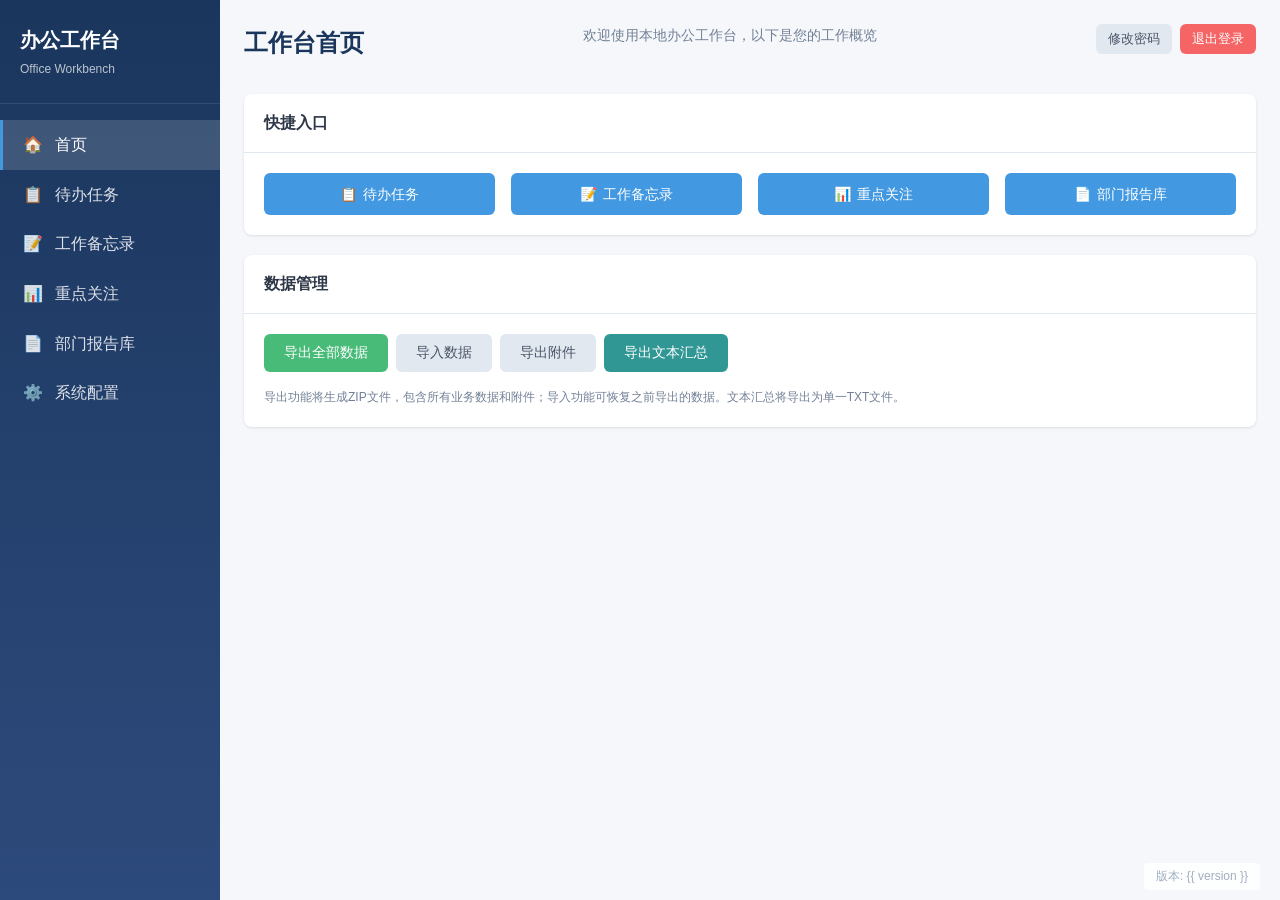
<file: templates/index.html>
<!DOCTYPE html>
<html lang="zh-CN">
<head>
    <meta charset="UTF-8">
    <meta name="viewport" content="width=device-width, initial-scale=1.0">
    <title>本地办公工作台 - 首页</title>
    <link rel="stylesheet" href="/static/css/style.css">
</head>
<body>
    <div class="app-container">
        <!-- 侧边栏 -->
        <aside class="sidebar">
            <div class="sidebar-header">
                <h1>办公工作台</h1>
                <p>Office Workbench</p>
            </div>
            <nav class="sidebar-nav">
                <a href="/" class="nav-item active">
                    <span class="nav-icon">🏠</span>
                    <span>首页</span>
                </a>
                <a href="/todo" class="nav-item">
                    <span class="nav-icon">📋</span>
                    <span>待办任务</span>
                </a>
                <a href="/memo" class="nav-item">
                    <span class="nav-icon">📝</span>
                    <span>工作备忘录</span>
                </a>
                <a href="/focus" class="nav-item">
                    <span class="nav-icon">📊</span>
                    <span>重点关注</span>
                </a>
                <a href="/report" class="nav-item">
                    <span class="nav-icon">📄</span>
                    <span>部门报告库</span>
                </a>
                <a href="/config" class="nav-item">
                    <span class="nav-icon">⚙️</span>
                    <span>系统配置</span>
                </a>
            </nav>
        </aside>
        
        <!-- 主内容区 -->
        <main class="main-content">
            <div class="page-header">
                <h1 class="page-title">工作台首页</h1>
                <p class="page-desc">欢迎使用本地办公工作台，以下是您的工作概览</p>
                <div class="header-actions">
                    <button class="btn btn-secondary btn-sm" onclick="openChangePasswordModal()">修改密码</button>
                    <button class="btn btn-danger btn-sm" onclick="logout()">退出登录</button>
                </div>
            </div>
            
            <!-- 即将到期任务提醒 -->
            <div id="upcomingTasks"></div>
            
            <!-- 快捷入口 -->
            <div class="card">
                <div class="card-header">
                    <h2 class="card-title">快捷入口</h2>
                </div>
                <div class="card-body">
                    <div style="display: grid; grid-template-columns: repeat(auto-fit, minmax(150px, 1fr)); gap: 16px;">
                        <a href="/todo" class="btn btn-primary" style="text-decoration: none;">
                            <span>📋</span> 待办任务
                        </a>
                        <a href="/memo" class="btn btn-primary" style="text-decoration: none;">
                            <span>📝</span> 工作备忘录
                        </a>
                        <a href="/focus" class="btn btn-primary" style="text-decoration: none;">
                            <span>📊</span> 重点关注
                        </a>
                        <a href="/report" class="btn btn-primary" style="text-decoration: none;">
                            <span>📄</span> 部门报告库
                        </a>
                    </div>
                </div>
            </div>
            
            <!-- 数据管理 -->
            <div class="card">
                <div class="card-header">
                    <h2 class="card-title">数据管理</h2>
                </div>
                <div class="card-body">
                    <div class="btn-group">
                        <button class="btn btn-success" onclick="exportAllData()">导出全部数据</button>
                        <button class="btn btn-secondary" onclick="importData()">导入数据</button>
                        <button class="btn btn-secondary" onclick="exportAttachments()">导出附件</button>
                        <button class="btn btn-info" onclick="exportTextSummary()">导出文本汇总</button>
                    </div>
                    <p class="text-muted mt-2" style="font-size: 12px;">
                        导出功能将生成ZIP文件，包含所有业务数据和附件；导入功能可恢复之前导出的数据。文本汇总将导出为单一TXT文件。
                    </p>
                </div>
            </div>
        </main>
    </div>
    
    <!-- 版本号 -->
    <div class="version-footer">
        <span>版本: {{ version }}</span>
    </div>
    
    <!-- 修改密码模态框 -->
    <div class="modal-overlay" id="changePasswordModal">
        <div class="modal">
            <div class="modal-header">
                <h3>修改密码</h3>
                <button class="modal-close" onclick="closeModal('changePasswordModal')">×</button>
            </div>
            <div class="modal-body">
                <form onsubmit="handleChangePassword(event)">
                    <div class="form-group">
                        <label>原密码</label>
                        <input type="password" id="oldPassword" required>
                    </div>
                    <div class="form-group">
                        <label>新密码</label>
                        <input type="password" id="newPassword" required>
                    </div>
                    <div class="form-group">
                        <label>确认新密码</label>
                        <input type="password" id="confirmPassword" required>
                    </div>
                    <div class="btn-group mt-4">
                        <button type="submit" class="btn btn-primary">确认修改</button>
                        <button type="button" class="btn btn-secondary" onclick="closeModal('changePasswordModal')">取消</button>
                    </div>
                </form>
            </div>
        </div>
    </div>
    
    <!-- 任务详情模态框 -->
    <div class="modal-overlay" id="taskDetailModal">
        <div class="modal" style="max-width: 700px;">
            <div class="modal-header">
                <h3 id="taskDetailTitle">任务详情</h3>
                <button class="modal-close" onclick="closeModal('taskDetailModal')">×</button>
            </div>
            <div class="modal-body" id="taskDetailBody"></div>
            <div class="modal-footer">
                <button class="btn btn-secondary" onclick="closeModal('taskDetailModal')">关闭</button>
                <button class="btn btn-primary" id="editTaskBtn">编辑任务</button>
            </div>
        </div>
    </div>
    
    <script src="/static/js/app.js"></script>
</body>
</html>
</file>
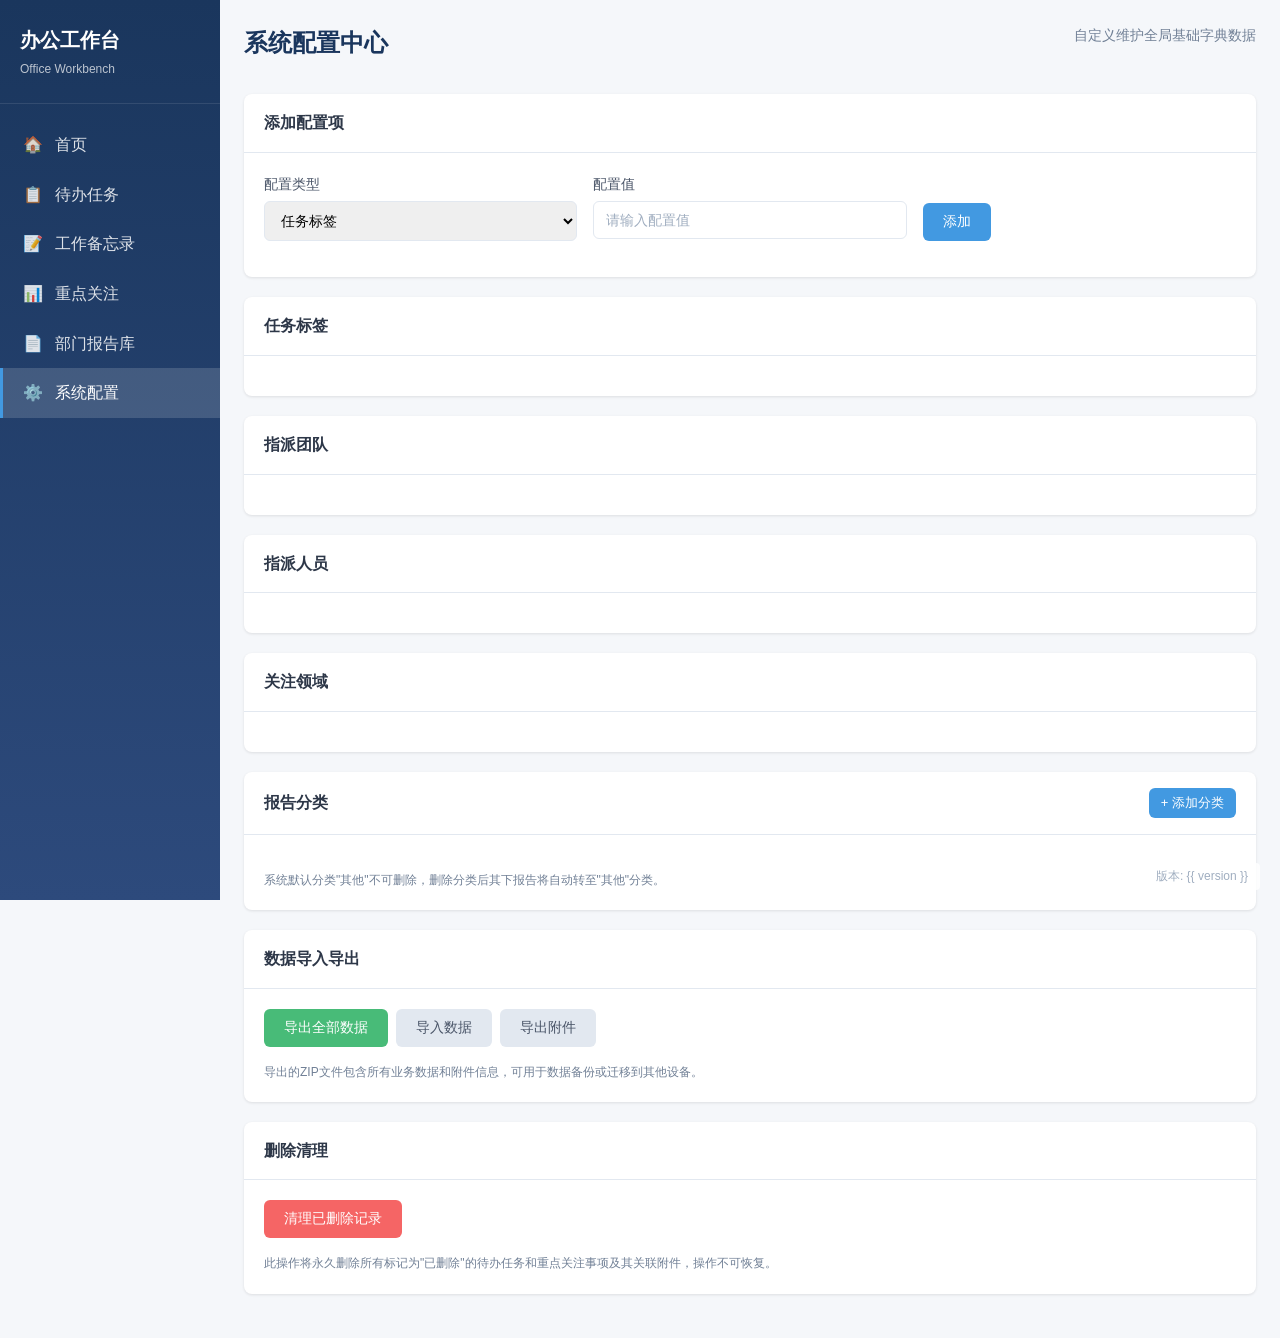
<file: templates/config.html>
<!DOCTYPE html>
<html lang="zh-CN">
<head>
    <meta charset="UTF-8">
    <meta name="viewport" content="width=device-width, initial-scale=1.0">
    <title>本地办公工作台 - 系统配置</title>
    <link rel="stylesheet" href="/static/css/style.css">
</head>
<body>
    <div class="app-container">
        <!-- 侧边栏 -->
        <aside class="sidebar">
            <div class="sidebar-header">
                <h1>办公工作台</h1>
                <p>Office Workbench</p>
            </div>
            <nav class="sidebar-nav">
                <a href="/" class="nav-item">
                    <span class="nav-icon">🏠</span>
                    <span>首页</span>
                </a>
                <a href="/todo" class="nav-item">
                    <span class="nav-icon">📋</span>
                    <span>待办任务</span>
                </a>
                <a href="/memo" class="nav-item">
                    <span class="nav-icon">📝</span>
                    <span>工作备忘录</span>
                </a>
                <a href="/focus" class="nav-item">
                    <span class="nav-icon">📊</span>
                    <span>重点关注</span>
                </a>
                <a href="/report" class="nav-item">
                    <span class="nav-icon">📄</span>
                    <span>部门报告库</span>
                </a>
                <a href="/config" class="nav-item active">
                    <span class="nav-icon">⚙️</span>
                    <span>系统配置</span>
                </a>
            </nav>
        </aside>
        
        <!-- 主内容区 -->
        <main class="main-content">
            <div class="page-header">
                <h1 class="page-title">系统配置中心</h1>
                <p class="page-desc">自定义维护全局基础字典数据</p>
            </div>
            
            <!-- 添加配置 -->
            <div class="card">
                <div class="card-header">
                    <h2 class="card-title">添加配置项</h2>
                </div>
                <div class="card-body">
                    <form id="configForm">
                        <div class="form-row">
                            <div class="form-group">
                                <label class="form-label">配置类型</label>
                                <select id="configType" class="form-control">
                                    <option value="task_tag">任务标签</option>
                                    <option value="team">指派团队</option>
                                    <option value="person">指派人员</option>
                                    <option value="focus_area">关注领域</option>
                                </select>
                            </div>
                            <div class="form-group">
                                <label class="form-label">配置值</label>
                                <input type="text" id="configValue" class="form-control" placeholder="请输入配置值" required>
                            </div>
                            <div class="form-group" style="display: flex; align-items: flex-end;">
                                <button type="submit" class="btn btn-primary">添加</button>
                            </div>
                        </div>
                    </form>
                </div>
            </div>
            
            <!-- 任务标签配置 -->
            <div class="card">
                <div class="card-header">
                    <h2 class="card-title">任务标签</h2>
                </div>
                <div class="card-body">
                    <div id="config-task_tag"></div>
                </div>
            </div>
            
            <!-- 指派团队配置 -->
            <div class="card">
                <div class="card-header">
                    <h2 class="card-title">指派团队</h2>
                </div>
                <div class="card-body">
                    <div id="config-team"></div>
                </div>
            </div>
            
            <!-- 指派人员配置 -->
            <div class="card">
                <div class="card-header">
                    <h2 class="card-title">指派人员</h2>
                </div>
                <div class="card-body">
                    <div id="config-person"></div>
                </div>
            </div>
            
            <!-- 关注领域配置 -->
            <div class="card">
                <div class="card-header">
                    <h2 class="card-title">关注领域</h2>
                </div>
                <div class="card-body">
                    <div id="config-focus_area"></div>
                </div>
            </div>
            
            <!-- 报告分类配置 -->
            <div class="card">
                <div class="card-header">
                    <h2 class="card-title">报告分类</h2>
                    <button class="btn btn-primary btn-sm" onclick="ConfigModule.addReportCategory()">+ 添加分类</button>
                </div>
                <div class="card-body">
                    <div id="config-report_category"></div>
                    <p class="text-muted mt-2" style="font-size: 12px;">
                        系统默认分类"其他"不可删除，删除分类后其下报告将自动转至"其他"分类。
                    </p>
                </div>
            </div>
            
            <!-- 数据管理 -->
            <div class="card">
                <div class="card-header">
                    <h2 class="card-title">数据导入导出</h2>
                </div>
                <div class="card-body">
                    <div class="btn-group">
                        <button class="btn btn-success" onclick="exportAllData()">导出全部数据</button>
                        <button class="btn btn-secondary" onclick="importData()">导入数据</button>
                        <button class="btn btn-secondary" onclick="exportAttachments()">导出附件</button>
                    </div>
                    <p class="text-muted mt-2" style="font-size: 12px;">
                        导出的ZIP文件包含所有业务数据和附件信息，可用于数据备份或迁移到其他设备。
                    </p>
                </div>
            </div>
            
            <!-- 删除清理 -->
            <div class="card">
                <div class="card-header">
                    <h2 class="card-title">删除清理</h2>
                </div>
                <div class="card-body">
                    <button class="btn btn-danger" onclick="ConfigModule.cleanupDeleted()">清理已删除记录</button>
                    <p class="text-muted mt-2" style="font-size: 12px;">
                        此操作将永久删除所有标记为"已删除"的待办任务和重点关注事项及其关联附件，操作不可恢复。
                    </p>
                </div>
            </div>
        </main>
    </div>
    
    <!-- 版本号 -->
    <div class="version-footer">
        <span>版本: {{ version }}</span>
    </div>
    
    <script src="/static/js/app.js"></script>
</body>
</html>
</file>
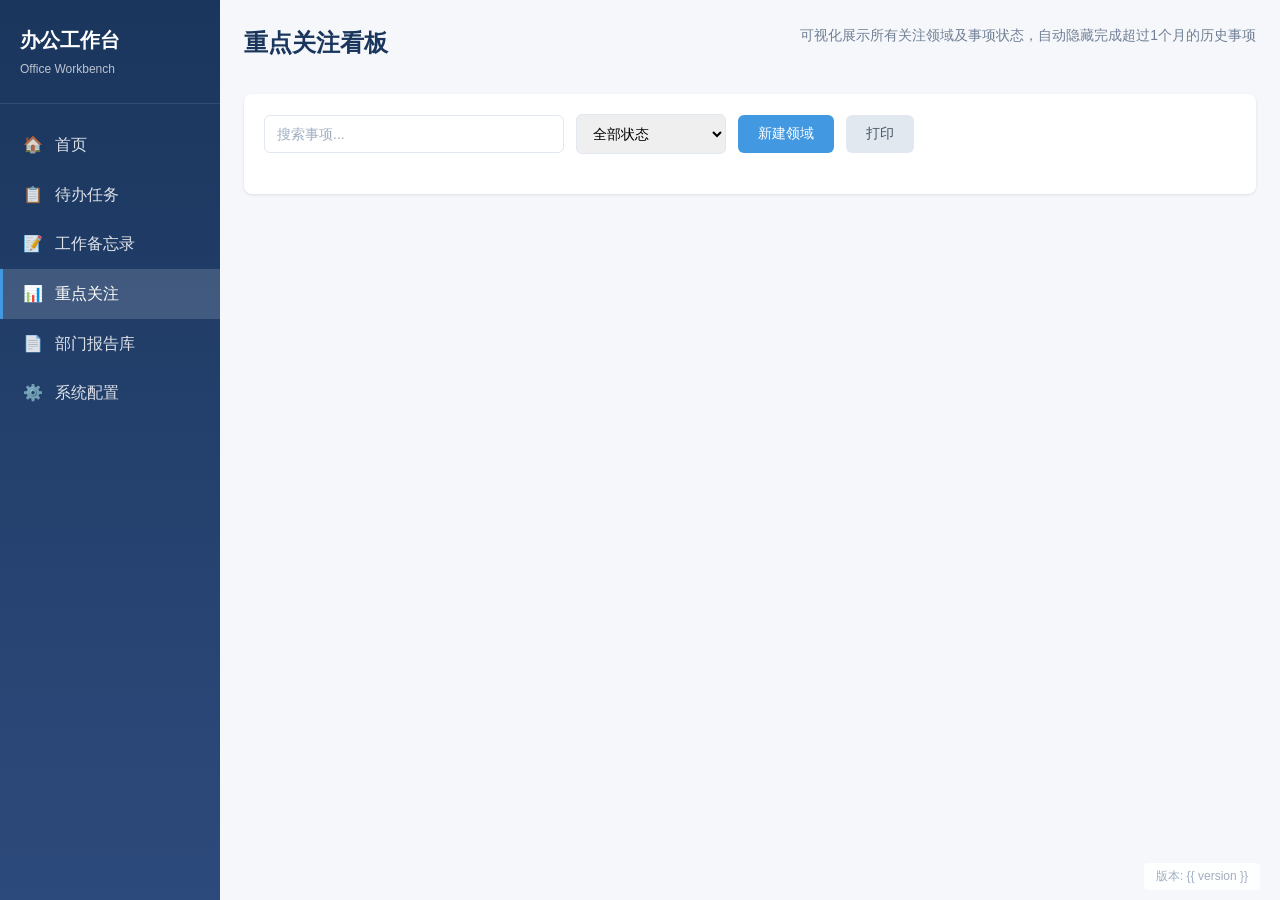
<file: templates/focus.html>
<!DOCTYPE html>
<html lang="zh-CN">
<head>
    <meta charset="UTF-8">
    <meta name="viewport" content="width=device-width, initial-scale=1.0">
    <title>本地办公工作台 - 重点关注看板</title>
    <link rel="stylesheet" href="/static/css/style.css">
</head>
<body>
    <div class="app-container">
        <!-- 侧边栏 -->
        <aside class="sidebar">
            <div class="sidebar-header">
                <h1>办公工作台</h1>
                <p>Office Workbench</p>
            </div>
            <nav class="sidebar-nav">
                <a href="/" class="nav-item">
                    <span class="nav-icon">🏠</span>
                    <span>首页</span>
                </a>
                <a href="/todo" class="nav-item">
                    <span class="nav-icon">📋</span>
                    <span>待办任务</span>
                </a>
                <a href="/memo" class="nav-item">
                    <span class="nav-icon">📝</span>
                    <span>工作备忘录</span>
                </a>
                <a href="/focus" class="nav-item active">
                    <span class="nav-icon">📊</span>
                    <span>重点关注</span>
                </a>
                <a href="/report" class="nav-item">
                    <span class="nav-icon">📄</span>
                    <span>部门报告库</span>
                </a>
                <a href="/config" class="nav-item">
                    <span class="nav-icon">⚙️</span>
                    <span>系统配置</span>
                </a>
            </nav>
        </aside>
        
        <!-- 主内容区 -->
        <main class="main-content">
            <div class="page-header">
                <h1 class="page-title">重点关注看板</h1>
                <p class="page-desc">可视化展示所有关注领域及事项状态，自动隐藏完成超过1个月的历史事项</p>
            </div>
            
            <!-- 搜索筛选栏 -->
            <div class="card">
                <div class="card-body">
                    <div class="filter-bar">
                        <input type="text" id="focusSearchInput" class="form-control search-input" placeholder="搜索事项...">
                        <select id="focusStatusFilter" class="form-control">
                            <option value="">全部状态</option>
                            <option value="未开始">未开始</option>
                            <option value="进行中">进行中</option>
                            <option value="完成">完成</option>
                            <option value="延期">延期</option>
                        </select>
                        <button class="btn btn-primary" onclick="FocusModule.openCreateAreaModal()">新建领域</button>
                        <button class="btn btn-secondary" onclick="printPage()">打印</button>
                    </div>
                </div>
            </div>
            
            <!-- 看板区域 -->
            <div id="kanbanBoard" class="kanban-board"></div>
        </main>
    </div>
    
    <!-- 新建/编辑领域模态框 -->
    <div class="modal-overlay" id="areaModal">
        <div class="modal">
            <div class="modal-header">
                <h2 class="modal-title" id="areaModalTitle">新建关注领域</h2>
                <button class="modal-close">&times;</button>
            </div>
            <div class="modal-body">
                <form id="areaForm">
                    <div class="form-group">
                        <label class="form-label">领域名称 *</label>
                        <input type="text" id="areaName" class="form-control" placeholder="请输入领域名称" required>
                    </div>
                    <div class="form-group">
                        <label class="form-label">领域描述</label>
                        <textarea id="areaDescription" class="form-control" rows="3" placeholder="请输入领域描述"></textarea>
                    </div>
                </form>
            </div>
            <div class="modal-footer">
                <button class="btn btn-secondary" onclick="closeModal('areaModal')">取消</button>
                <button class="btn btn-primary" onclick="FocusModule.saveArea()">保存</button>
            </div>
        </div>
    </div>
    
    <!-- 新建/编辑事项模态框 -->
    <div class="modal-overlay" id="itemModal">
        <div class="modal">
            <div class="modal-header">
                <h2 class="modal-title" id="itemModalTitle">新建关注事项</h2>
                <button class="modal-close">&times;</button>
            </div>
            <div class="modal-body">
                <form id="itemForm">
                    <div class="form-row">
                        <div class="form-group">
                            <label class="form-label">所属领域 *</label>
                            <select id="itemArea" class="form-control"></select>
                        </div>
                        <div class="form-group">
                            <label class="form-label">事项状态</label>
                            <select id="itemStatus" class="form-control">
                                <option value="未开始">未开始</option>
                                <option value="进行中">进行中</option>
                                <option value="完成">完成</option>
                                <option value="延期">延期</option>
                            </select>
                        </div>
                    </div>
                    <div class="form-group">
                        <label class="form-label">事项标题 * (≤40字)</label>
                        <input type="text" id="itemTitle" class="form-control" placeholder="请输入事项标题，不超过40个字符" maxlength="40" required>
                    </div>
                    <div class="form-group">
                        <label class="form-label">计划完成时间</label>
                        <input type="date" id="itemPlannedDate" class="form-control">
                    </div>
                    <div class="form-group">
                        <label class="form-label">长文本备注</label>
                        <textarea id="itemNote" class="form-control" rows="6" placeholder="请输入备注内容，支持数千字"></textarea>
                    </div>
                    <div class="form-group">
                        <label class="form-label">附件</label>
                        <input type="file" id="itemFile" class="form-control" multiple>
                        <button class="btn btn-secondary btn-sm mt-2" onclick="FocusModule.uploadAttachment()">上传附件</button>
                        <div id="focus-item-attachments" class="attachment-list mt-2"></div>
                    </div>
                </form>
            </div>
            <div class="modal-footer">
                <button class="btn btn-secondary" onclick="closeModal('itemModal')">取消</button>
                <button class="btn btn-primary" onclick="FocusModule.saveItem()">保存</button>
            </div>
        </div>
    </div>
    
    <!-- 版本号 -->
    <div class="version-footer">
        <span>版本: {{ version }}</span>
    </div>
    
    <script src="/static/js/app.js"></script>
</body>
</html>
</file>
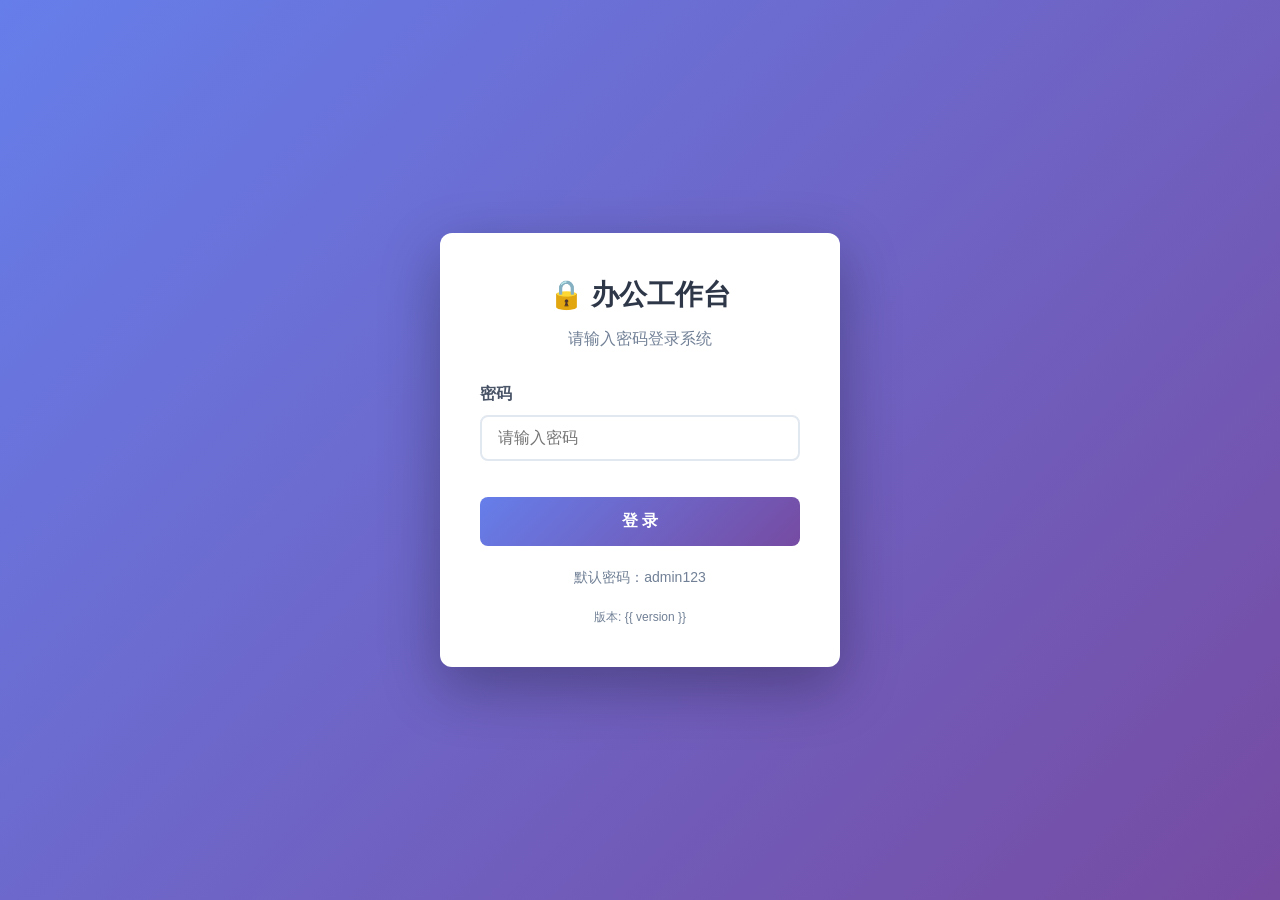
<file: templates/login.html>
<!DOCTYPE html>
<html lang="zh-CN">
<head>
    <meta charset="UTF-8">
    <meta name="viewport" content="width=device-width, initial-scale=1.0">
    <title>本地办公工作台 - 登录</title>
    <link rel="stylesheet" href="/static/css/style.css">
    <style>
        body {
            background: linear-gradient(135deg, #667eea 0%, #764ba2 100%);
            min-height: 100vh;
            display: flex;
            align-items: center;
            justify-content: center;
        }
        
        .login-container {
            background: white;
            border-radius: 12px;
            padding: 40px;
            box-shadow: 0 20px 60px rgba(0, 0, 0, 0.3);
            width: 100%;
            max-width: 400px;
        }
        
        .login-header {
            text-align: center;
            margin-bottom: 30px;
        }
        
        .login-header h1 {
            font-size: 28px;
            color: #2d3748;
            margin-bottom: 8px;
        }
        
        .login-header p {
            color: #718096;
        }
        
        .login-form {
            display: flex;
            flex-direction: column;
            gap: 20px;
        }
        
        .form-group {
            display: flex;
            flex-direction: column;
            gap: 8px;
        }
        
        .form-group label {
            font-weight: 600;
            color: #4a5568;
        }
        
        .form-group input {
            padding: 12px 16px;
            border: 2px solid #e2e8f0;
            border-radius: 8px;
            font-size: 16px;
            transition: border-color 0.3s;
        }
        
        .form-group input:focus {
            outline: none;
            border-color: #667eea;
        }
        
        .btn-login {
            background: linear-gradient(135deg, #667eea 0%, #764ba2 100%);
            color: white;
            border: none;
            padding: 14px;
            border-radius: 8px;
            font-size: 16px;
            font-weight: 600;
            cursor: pointer;
            transition: opacity 0.3s;
        }
        
        .btn-login:hover {
            opacity: 0.9;
        }
        
        .login-footer {
            text-align: center;
            margin-top: 20px;
            color: #718096;
            font-size: 14px;
        }
        
        .toast {
            position: fixed;
            top: 20px;
            right: 20px;
            padding: 12px 24px;
            border-radius: 6px;
            color: #fff;
            z-index: 9999;
            animation: slideIn 0.3s ease;
        }
        
        @keyframes slideIn {
            from { transform: translateX(100%); opacity: 0; }
            to { transform: translateX(0); opacity: 1; }
        }
        
        @keyframes slideOut {
            from { transform: translateX(0); opacity: 1; }
            to { transform: translateX(100%); opacity: 0; }
        }
    </style>
</head>
<body>
    <div class="login-container">
        <div class="login-header">
            <h1>🔒 办公工作台</h1>
            <p>请输入密码登录系统</p>
        </div>
        
        <form class="login-form" onsubmit="handleLogin(event)">
            <div class="form-group">
                <label for="password">密码</label>
                <input type="password" id="password" placeholder="请输入密码" required>
            </div>
            
            <button type="submit" class="btn-login">登 录</button>
        </form>
        
        <div class="login-footer">
            默认密码：admin123
        </div>
        <div class="login-footer" style="font-size: 12px;">
            版本: {{ version }}
        </div>
    </div>
    
    <script>
        async function handleLogin(e) {
            e.preventDefault();
            const password = document.getElementById('password').value;
            
            try {
                const response = await fetch('/api/login', {
                    method: 'POST',
                    headers: { 'Content-Type': 'application/json' },
                    body: JSON.stringify({ password })
                });
                
                const result = await response.json();
                
                if (result.code === 0) {
                    location.href = '/';
                } else {
                    showMessage(result.message || '登录失败', 'error');
                }
            } catch (error) {
                showMessage('网络请求失败', 'error');
            }
        }
        
        function showMessage(message, type = 'info') {
            const toast = document.createElement('div');
            toast.className = 'toast';
            toast.textContent = message;
            
            const colors = {
                success: '#48bb78',
                error: '#f56565',
                info: '#4299e1'
            };
            toast.style.background = colors[type] || colors.info;
            
            document.body.appendChild(toast);
            setTimeout(() => {
                toast.style.animation = 'slideOut 0.3s ease';
                setTimeout(() => toast.remove(), 300);
            }, 3000);
        }
    </script>
</body>
</html>
</file>
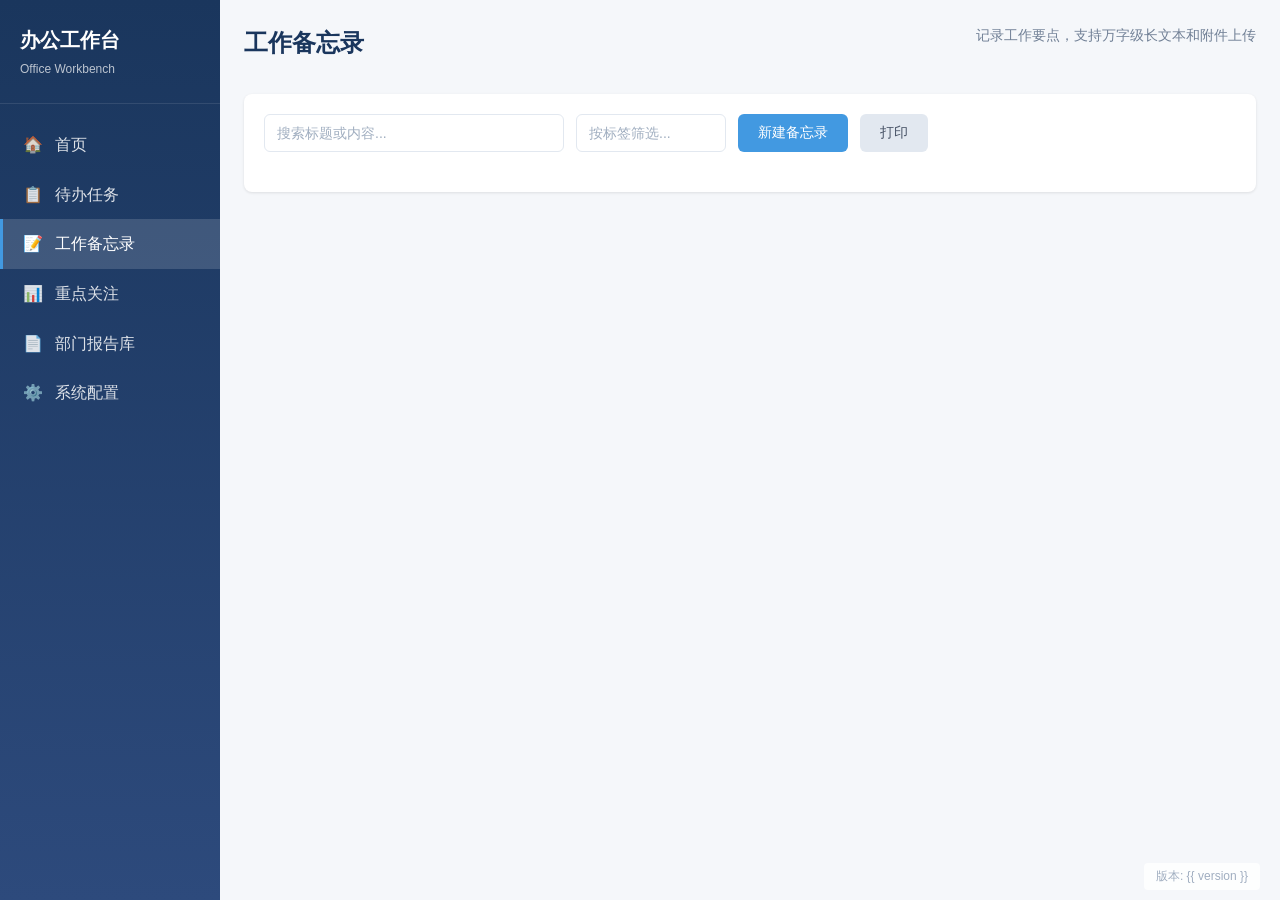
<file: templates/memo.html>
<!DOCTYPE html>
<html lang="zh-CN">
<head>
    <meta charset="UTF-8">
    <meta name="viewport" content="width=device-width, initial-scale=1.0">
    <title>本地办公工作台 - 工作备忘录</title>
    <link rel="stylesheet" href="/static/css/style.css">
</head>
<body>
    <div class="app-container">
        <!-- 侧边栏 -->
        <aside class="sidebar">
            <div class="sidebar-header">
                <h1>办公工作台</h1>
                <p>Office Workbench</p>
            </div>
            <nav class="sidebar-nav">
                <a href="/" class="nav-item">
                    <span class="nav-icon">🏠</span>
                    <span>首页</span>
                </a>
                <a href="/todo" class="nav-item">
                    <span class="nav-icon">📋</span>
                    <span>待办任务</span>
                </a>
                <a href="/memo" class="nav-item active">
                    <span class="nav-icon">📝</span>
                    <span>工作备忘录</span>
                </a>
                <a href="/focus" class="nav-item">
                    <span class="nav-icon">📊</span>
                    <span>重点关注</span>
                </a>
                <a href="/report" class="nav-item">
                    <span class="nav-icon">📄</span>
                    <span>部门报告库</span>
                </a>
                <a href="/config" class="nav-item">
                    <span class="nav-icon">⚙️</span>
                    <span>系统配置</span>
                </a>
            </nav>
        </aside>
        
        <!-- 主内容区 -->
        <main class="main-content">
            <div class="page-header">
                <h1 class="page-title">工作备忘录</h1>
                <p class="page-desc">记录工作要点，支持万字级长文本和附件上传</p>
            </div>
            
            <!-- 搜索筛选栏 -->
            <div class="card">
                <div class="card-body">
                    <div class="filter-bar">
                        <input type="text" id="memoSearchInput" class="form-control search-input" placeholder="搜索标题或内容...">
                        <input type="text" id="memoTagFilter" class="form-control" placeholder="按标签筛选..." style="width: 150px;">
                        <button class="btn btn-primary" onclick="MemoModule.openCreateModal()">新建备忘录</button>
                        <button class="btn btn-secondary" onclick="printPage()">打印</button>
                    </div>
                </div>
            </div>
            
            <!-- 备忘录列表 -->
            <div id="memoList"></div>
        </main>
    </div>
    
    <!-- 新建/编辑备忘录模态框 -->
    <div class="modal-overlay" id="memoModal">
        <div class="modal" style="max-width: 800px;">
            <div class="modal-header">
                <h2 class="modal-title" id="memoModalTitle">新建备忘录</h2>
                <button class="modal-close">&times;</button>
            </div>
            <div class="modal-body">
                <form id="memoForm">
                    <div class="form-group">
                        <label class="form-label">标题 *</label>
                        <input type="text" id="memoTitle" class="form-control" placeholder="请输入标题" required>
                    </div>
                    <div class="form-group">
                        <label class="form-label">自定义标签</label>
                        <input type="text" id="memoTags" class="form-control" placeholder="多个标签用逗号分隔">
                    </div>
                    <div class="form-group">
                        <label class="form-label">正文内容</label>
                        <textarea id="memoContent" class="form-control" rows="15" placeholder="请输入备忘内容，支持万字级长文本"></textarea>
                    </div>
                </form>
            </div>
            <div class="modal-footer">
                <button class="btn btn-secondary" onclick="closeModal('memoModal')">取消</button>
                <button class="btn btn-primary" onclick="MemoModule.saveMemo()">保存</button>
            </div>
        </div>
    </div>
    
    <!-- 版本号 -->
    <div class="version-footer">
        <span>版本: {{ version }}</span>
    </div>
    
    <script src="/static/js/app.js"></script>
</body>
</html>
</file>
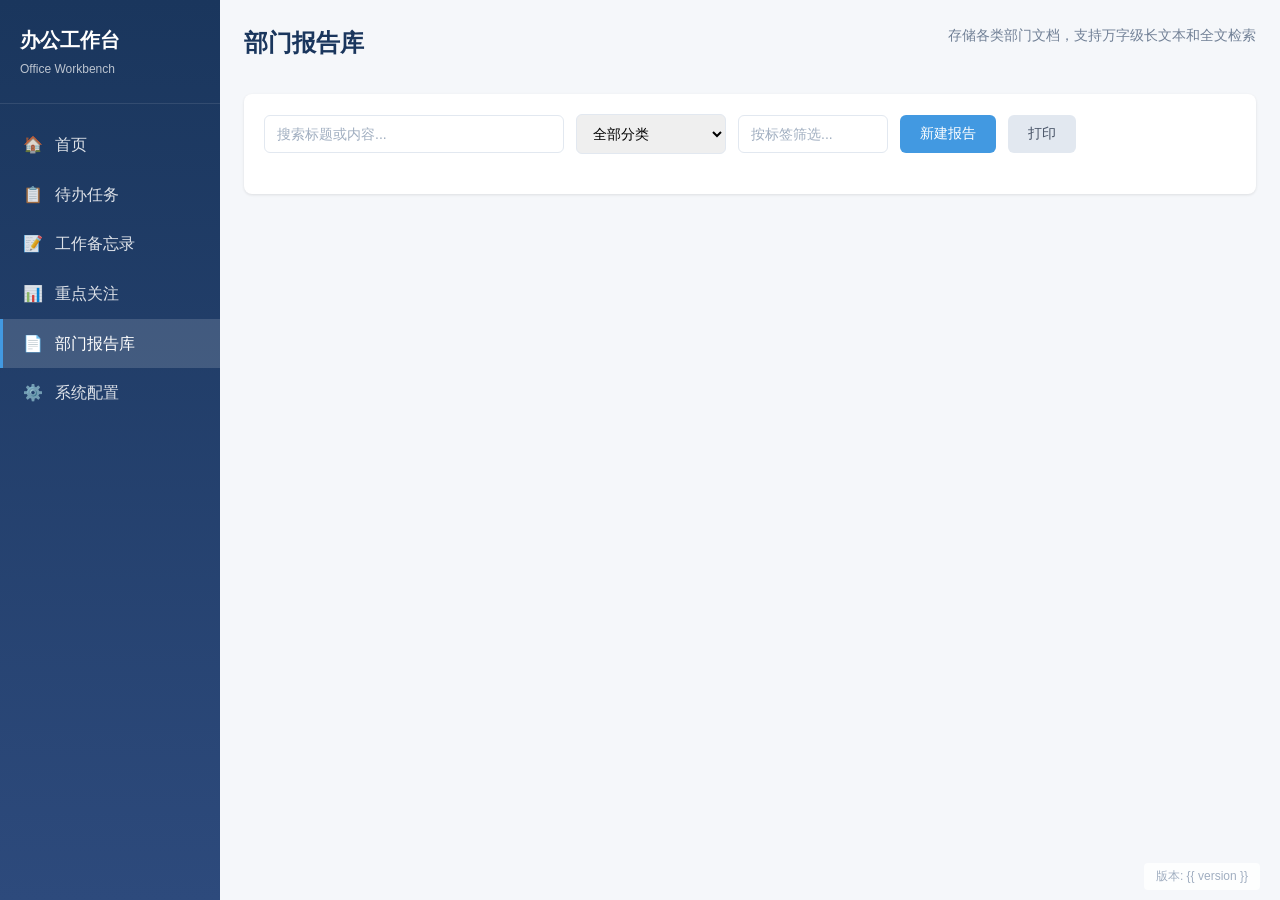
<file: templates/report.html>
<!DOCTYPE html>
<html lang="zh-CN">
<head>
    <meta charset="UTF-8">
    <meta name="viewport" content="width=device-width, initial-scale=1.0">
    <title>本地办公工作台 - 部门报告库</title>
    <link rel="stylesheet" href="/static/css/style.css">
</head>
<body>
    <div class="app-container">
        <!-- 侧边栏 -->
        <aside class="sidebar">
            <div class="sidebar-header">
                <h1>办公工作台</h1>
                <p>Office Workbench</p>
            </div>
            <nav class="sidebar-nav">
                <a href="/" class="nav-item">
                    <span class="nav-icon">🏠</span>
                    <span>首页</span>
                </a>
                <a href="/todo" class="nav-item">
                    <span class="nav-icon">📋</span>
                    <span>待办任务</span>
                </a>
                <a href="/memo" class="nav-item">
                    <span class="nav-icon">📝</span>
                    <span>工作备忘录</span>
                </a>
                <a href="/focus" class="nav-item">
                    <span class="nav-icon">📊</span>
                    <span>重点关注</span>
                </a>
                <a href="/report" class="nav-item active">
                    <span class="nav-icon">📄</span>
                    <span>部门报告库</span>
                </a>
                <a href="/config" class="nav-item">
                    <span class="nav-icon">⚙️</span>
                    <span>系统配置</span>
                </a>
            </nav>
        </aside>
        
        <!-- 主内容区 -->
        <main class="main-content">
            <div class="page-header">
                <h1 class="page-title">部门报告库</h1>
                <p class="page-desc">存储各类部门文档，支持万字级长文本和全文检索</p>
            </div>
            
            <!-- 搜索筛选栏 -->
            <div class="card">
                <div class="card-body">
                    <div class="filter-bar">
                        <input type="text" id="reportSearchInput" class="form-control search-input" placeholder="搜索标题或内容...">
                        <select id="reportCategoryFilter" class="form-control">
                            <option value="">全部分类</option>
                        </select>
                        <input type="text" id="reportTagFilter" class="form-control" placeholder="按标签筛选..." style="width: 150px;">
                        <button class="btn btn-primary" onclick="ReportModule.openCreateModal()">新建报告</button>
                        <button class="btn btn-secondary" onclick="printPage()">打印</button>
                    </div>
                </div>
            </div>
            
            <!-- 报告列表 -->
            <div id="reportList"></div>
        </main>
    </div>
    
    <!-- 新建/编辑报告模态框 -->
    <div class="modal-overlay" id="reportModal">
        <div class="modal" style="max-width: 800px;">
            <div class="modal-header">
                <h2 class="modal-title" id="reportModalTitle">新建报告</h2>
                <button class="modal-close">&times;</button>
            </div>
            <div class="modal-body">
                <form id="reportForm">
                    <div class="form-row">
                        <div class="form-group">
                            <label class="form-label">报告标题 *</label>
                            <input type="text" id="reportTitle" class="form-control" placeholder="请输入报告标题" required>
                        </div>
                        <div class="form-group">
                            <label class="form-label">报告分类</label>
                            <select id="reportCategory" class="form-control">
                                <option value="">请选择分类</option>
                            </select>
                        </div>
                    </div>
                    <div class="form-group">
                        <label class="form-label">自定义标签</label>
                        <input type="text" id="reportTags" class="form-control" placeholder="多个标签用逗号分隔">
                    </div>
                    <div class="form-group">
                        <label class="form-label">报告内容</label>
                        <textarea id="reportContent" class="form-control" rows="15" placeholder="请输入报告内容，支持万字级长文本"></textarea>
                    </div>
                </form>
            </div>
            <div class="modal-footer">
                <button class="btn btn-secondary" onclick="closeModal('reportModal')">取消</button>
                <button class="btn btn-primary" onclick="ReportModule.saveReport()">保存</button>
            </div>
        </div>
    </div>
    
    <!-- 查看报告模态框 -->
    <div class="modal-overlay" id="viewReportModal">
        <div class="modal" style="max-width: 800px;">
            <div class="modal-header">
                <h2 class="modal-title" id="viewReportTitle">报告详情</h2>
                <button class="modal-close">&times;</button>
            </div>
            <div class="modal-body">
                <div class="text-muted mb-2" style="font-size: 14px;">
                    <span>分类：<span id="viewReportCategory"></span></span> |
                    <span>标签：<span id="viewReportTags"></span></span> |
                    <span>创建时间：<span id="viewReportTime"></span></span>
                </div>
                <div style="white-space: pre-wrap; font-size: 14px; line-height: 1.8;" id="viewReportContent"></div>
            </div>
            <div class="modal-footer">
                <button class="btn btn-secondary" onclick="closeModal('viewReportModal')">关闭</button>
                <button class="btn btn-secondary" onclick="printPage()">打印</button>
            </div>
        </div>
    </div>
    
    <!-- 版本号 -->
    <div class="version-footer">
        <span>版本: {{ version }}</span>
    </div>
    
    <script src="/static/js/app.js"></script>
</body>
</html>
</file>
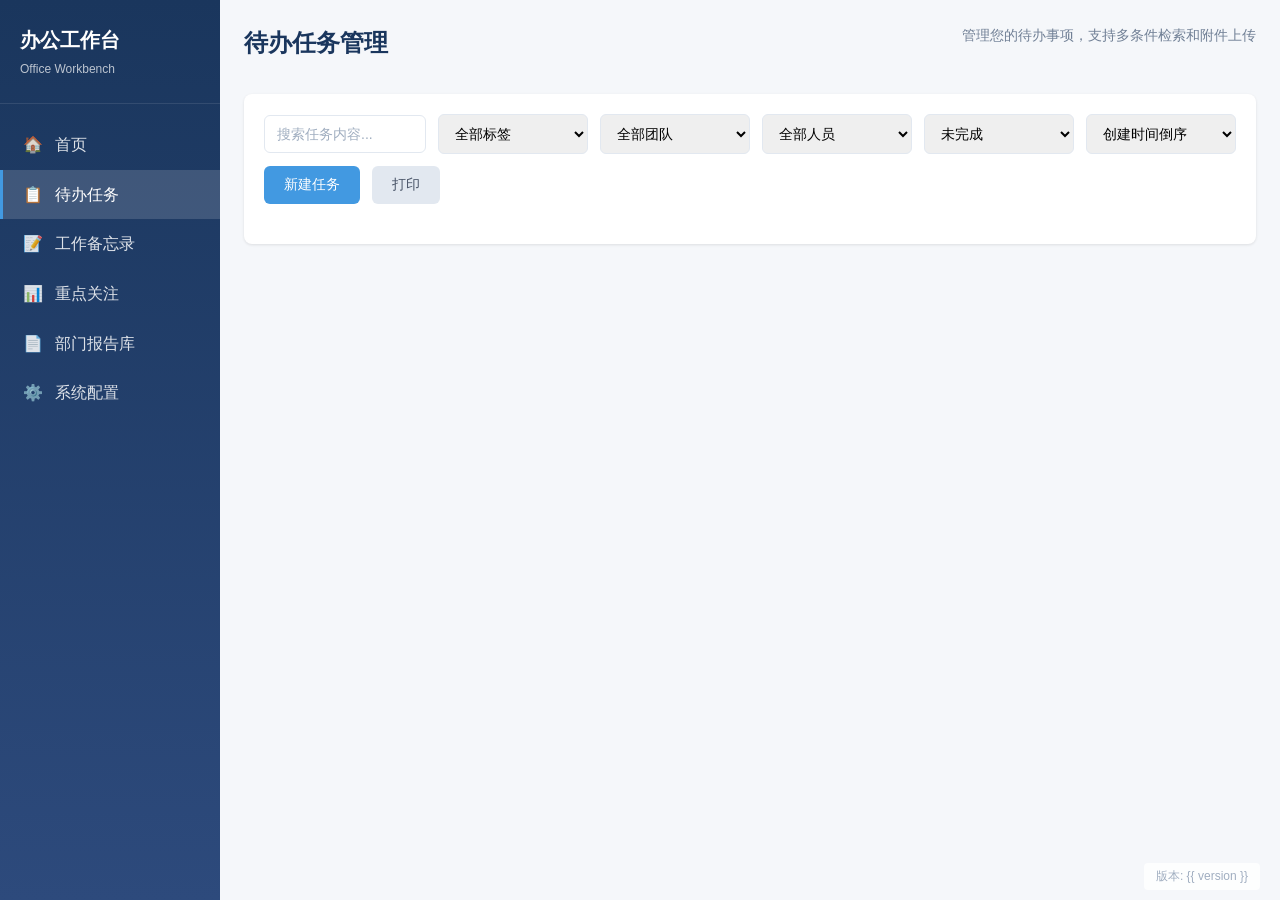
<file: templates/todo.html>
<!DOCTYPE html>
<html lang="zh-CN">
<head>
    <meta charset="UTF-8">
    <meta name="viewport" content="width=device-width, initial-scale=1.0">
    <title>本地办公工作台 - 待办任务</title>
    <link rel="stylesheet" href="/static/css/style.css">
</head>
<body>
    <div class="app-container">
        <!-- 侧边栏 -->
        <aside class="sidebar">
            <div class="sidebar-header">
                <h1>办公工作台</h1>
                <p>Office Workbench</p>
            </div>
            <nav class="sidebar-nav">
                <a href="/" class="nav-item">
                    <span class="nav-icon">🏠</span>
                    <span>首页</span>
                </a>
                <a href="/todo" class="nav-item active">
                    <span class="nav-icon">📋</span>
                    <span>待办任务</span>
                </a>
                <a href="/memo" class="nav-item">
                    <span class="nav-icon">📝</span>
                    <span>工作备忘录</span>
                </a>
                <a href="/focus" class="nav-item">
                    <span class="nav-icon">📊</span>
                    <span>重点关注</span>
                </a>
                <a href="/report" class="nav-item">
                    <span class="nav-icon">📄</span>
                    <span>部门报告库</span>
                </a>
                <a href="/config" class="nav-item">
                    <span class="nav-icon">⚙️</span>
                    <span>系统配置</span>
                </a>
            </nav>
        </aside>
        
        <!-- 主内容区 -->
        <main class="main-content">
            <div class="page-header">
                <h1 class="page-title">待办任务管理</h1>
                <p class="page-desc">管理您的待办事项，支持多条件检索和附件上传</p>
            </div>
            
            <!-- 搜索筛选栏 -->
            <div class="card">
                <div class="card-body">
                    <div class="filter-bar">
                        <input type="text" id="searchInput" class="form-control search-input" placeholder="搜索任务内容...">
                        <select id="filterTag" class="form-control">
                            <option value="">全部标签</option>
                        </select>
                        <select id="filterTeam" class="form-control">
                            <option value="">全部团队</option>
                        </select>
                        <select id="filterPerson" class="form-control">
                            <option value="">全部人员</option>
                        </select>
                        <select id="filterStatus" class="form-control">
                            <option value="active">未完成</option>
                            <option value="completed">已完成</option>
                            <option value="">全部</option>
                        </select>
                        <select id="filterSort" class="form-control">
                            <option value="created_desc">创建时间倒序</option>
                            <option value="created_asc">创建时间正序</option>
                            <option value="deadline_asc">截止时间正序</option>
                            <option value="deadline_desc">截止时间倒序</option>
                        </select>
                        <button class="btn btn-primary" onclick="TodoModule.openCreateModal()">新建任务</button>
                        <button class="btn btn-secondary" onclick="printPage()">打印</button>
                    </div>
                </div>
            </div>
            
            <!-- 任务列表 -->
            <div id="taskList"></div>
        </main>
    </div>
    
    <!-- 版本号 -->
    <div class="version-footer">
        <span>版本: {{ version }}</span>
    </div>
    
    <!-- 新建/编辑任务模态框 -->
    <div class="modal-overlay" id="taskModal">
        <div class="modal">
            <div class="modal-header">
                <h2 class="modal-title" id="modalTitle">新建任务</h2>
                <button class="modal-close">&times;</button>
            </div>
            <div class="modal-body">
                <form id="taskForm">
                    <!-- 核心字段 -->
                    <div class="form-group">
                        <label class="form-label">任务摘要 *</label>
                        <input type="text" id="taskSummary" class="form-control" placeholder="请输入任务摘要" required>
                    </div>
                    
                    <div class="form-row">
                        <div class="form-group">
                            <label class="form-label">截止时间</label>
                            <input type="datetime-local" id="taskDeadline" class="form-control">
                        </div>
                        <div class="form-group">
                            <label class="form-label">任务标签</label>
                            <select id="taskTag" class="form-control"></select>
                        </div>
                    </div>
                    
                    <div class="form-row">
                        <div class="form-group">
                            <label class="form-label">指派团队</label>
                            <select id="taskTeam" class="form-control"></select>
                        </div>
                        <div class="form-group">
                            <label class="form-label">指派个人</label>
                            <select id="taskPerson" class="form-control"></select>
                        </div>
                    </div>
                    
                    <!-- 扩展字段（折叠区） -->
                    <div class="collapse-panel open">
                        <div class="collapse-header">
                            <span>扩展字段</span>
                            <span class="collapse-icon">▼</span>
                        </div>
                        <div class="collapse-content">
                            <div class="form-group">
                                <label class="form-label">详细内容</label>
                                <textarea id="taskDetail" class="form-control" rows="4" placeholder="请输入任务详细内容"></textarea>
                            </div>
                            <div class="form-group">
                                <label class="form-label">进度备注</label>
                                <textarea id="taskProgress" class="form-control" rows="3" placeholder="请输入进度备注"></textarea>
                            </div>
                        </div>
                    </div>
                </form>
            </div>
            <div class="modal-footer">
                <button class="btn btn-secondary" onclick="closeModal('taskModal')">取消</button>
                <button class="btn btn-primary" onclick="TodoModule.saveTask()">保存</button>
            </div>
        </div>
    </div>
    
    <script src="/static/js/app.js"></script>
</body>
</html>
</file>
<file: static/css/style.css>
/* 
 * 本地办公工作台 - 全局样式
 * 专业商务风格设计
 */

/* ==================== 基础样式重置 ==================== */
* {
    margin: 0;
    padding: 0;
    box-sizing: border-box;
}

body {
    font-family: -apple-system, BlinkMacSystemFont, 'Segoe UI', 'Microsoft YaHei', sans-serif;
    background-color: #f5f7fa;
    color: #333;
    line-height: 1.6;
}

/* ==================== 布局容器 ==================== */
.app-container {
    display: flex;
    min-height: 100vh;
}

/* 侧边栏 */
.sidebar {
    width: 220px;
    background: linear-gradient(180deg, #1a365d 0%, #2d4a7c 100%);
    color: #fff;
    position: fixed;
    height: 100vh;
    overflow-y: auto;
    z-index: 1000;
}

.sidebar-header {
    padding: 24px 20px;
    border-bottom: 1px solid rgba(255, 255, 255, 0.1);
}

.sidebar-header h1 {
    font-size: 20px;
    font-weight: 600;
    margin-bottom: 4px;
}

.sidebar-header p {
    font-size: 12px;
    opacity: 0.7;
}

.sidebar-nav {
    padding: 16px 0;
}

.nav-item {
    display: flex;
    align-items: center;
    padding: 12px 20px;
    color: rgba(255, 255, 255, 0.85);
    text-decoration: none;
    transition: all 0.2s;
    border-left: 3px solid transparent;
}

.nav-item:hover {
    background: rgba(255, 255, 255, 0.1);
    color: #fff;
}

.nav-item.active {
    background: rgba(255, 255, 255, 0.15);
    border-left-color: #4299e1;
    color: #fff;
}

.nav-icon {
    width: 20px;
    height: 20px;
    margin-right: 12px;
    display: flex;
    align-items: center;
    justify-content: center;
}

/* 主内容区 */
.main-content {
    flex: 1;
    margin-left: 220px;
    padding: 24px;
}

.page-header {
    margin-bottom: 24px;
}

.page-title {
    font-size: 24px;
    font-weight: 600;
    color: #1a365d;
    margin-bottom: 8px;
}

.page-desc {
    color: #718096;
    font-size: 14px;
}

/* ==================== 卡片组件 ==================== */
.card {
    background: #fff;
    border-radius: 8px;
    box-shadow: 0 1px 3px rgba(0, 0, 0, 0.1);
    margin-bottom: 20px;
}

.card-header {
    padding: 16px 20px;
    border-bottom: 1px solid #e2e8f0;
    display: flex;
    justify-content: space-between;
    align-items: center;
}

.card-title {
    font-size: 16px;
    font-weight: 600;
    color: #2d3748;
}

.card-body {
    padding: 20px;
}

/* ==================== 表单组件 ==================== */
.form-group {
    margin-bottom: 16px;
}

.form-label {
    display: block;
    font-size: 14px;
    font-weight: 500;
    color: #4a5568;
    margin-bottom: 6px;
}

.form-control {
    width: 100%;
    padding: 10px 12px;
    font-size: 14px;
    border: 1px solid #e2e8f0;
    border-radius: 6px;
    transition: border-color 0.2s, box-shadow 0.2s;
}

.form-control:focus {
    outline: none;
    border-color: #4299e1;
    box-shadow: 0 0 0 3px rgba(66, 153, 225, 0.15);
}

.form-control::placeholder {
    color: #a0aec0;
}

textarea.form-control {
    min-height: 100px;
    resize: vertical;
}

.form-row {
    display: flex;
    gap: 16px;
}

.form-row .form-group {
    flex: 1;
}

/* ==================== 按钮组件 ==================== */
.btn {
    display: inline-flex;
    align-items: center;
    justify-content: center;
    padding: 10px 20px;
    font-size: 14px;
    font-weight: 500;
    border-radius: 6px;
    border: none;
    cursor: pointer;
    transition: all 0.2s;
    gap: 6px;
}

.btn-primary {
    background: #4299e1;
    color: #fff;
}

.btn-primary:hover {
    background: #3182ce;
}

.btn-success {
    background: #48bb78;
    color: #fff;
}

.btn-success:hover {
    background: #38a169;
}

.btn-danger {
    background: #f56565;
    color: #fff;
}

.btn-danger:hover {
    background: #e53e3e;
}

.btn-secondary {
    background: #e2e8f0;
    color: #4a5568;
}

.btn-secondary:hover {
    background: #cbd5e0;
}

.btn-sm {
    padding: 6px 12px;
    font-size: 13px;
}

.btn-xs {
    padding: 2px 8px;
    font-size: 11px;
}

.btn-info {
    background: #319795;
    color: #fff;
}

.btn-info:hover {
    background: #2c7a7b;
}

.btn-group {
    display: flex;
    gap: 8px;
}

/* ==================== 表格组件 ==================== */
.table-container {
    overflow-x: auto;
}

.data-table {
    width: 100%;
    border-collapse: collapse;
}

.data-table th,
.data-table td {
    padding: 12px 16px;
    text-align: left;
    border-bottom: 1px solid #e2e8f0;
}

.data-table th {
    background: #f7fafc;
    font-weight: 600;
    color: #4a5568;
    font-size: 13px;
    text-transform: uppercase;
    letter-spacing: 0.5px;
}

.data-table tr:hover {
    background: #f7fafc;
}

.data-table td {
    font-size: 14px;
    color: #2d3748;
}

/* ==================== 标签组件 ==================== */
.tag {
    display: inline-block;
    padding: 4px 10px;
    font-size: 12px;
    font-weight: 500;
    border-radius: 4px;
}

.tag-urgent {
    background: #fed7d7;
    color: #c53030;
}

.tag-important {
    background: #feebc8;
    color: #c05621;
}

.tag-normal {
    background: #c6f6d5;
    color: #276749;
}

.tag-status {
    padding: 4px 8px;
    font-size: 12px;
    border-radius: 4px;
}

.status-pending {
    background: #e2e8f0;
    color: #4a5568;
}

.status-progress {
    background: #bee3f8;
    color: #2b6cb0;
}

.status-completed {
    background: #c6f6d5;
    color: #276749;
}

.status-delayed {
    background: #fed7d7;
    color: #c53030;
}

/* ==================== 搜索筛选组件 ==================== */
.filter-bar {
    display: flex;
    gap: 12px;
    margin-bottom: 20px;
    flex-wrap: wrap;
    align-items: center;
}

.filter-bar .form-control {
    width: auto;
    min-width: 150px;
}

.search-input {
    flex: 1;
    max-width: 300px;
}

/* ==================== 模态框组件 ==================== */
.modal-overlay {
    position: fixed;
    top: 0;
    left: 0;
    right: 0;
    bottom: 0;
    background: rgba(0, 0, 0, 0.5);
    display: flex;
    align-items: center;
    justify-content: center;
    z-index: 1000;
    opacity: 0;
    visibility: hidden;
    transition: all 0.3s;
}

.modal-overlay.active {
    opacity: 1;
    visibility: visible;
}

.modal {
    background: #fff;
    border-radius: 8px;
    width: 90%;
    max-width: 600px;
    max-height: 90vh;
    overflow-y: auto;
    transform: translateY(-20px);
    transition: transform 0.3s;
}

.modal-overlay.active .modal {
    transform: translateY(0);
}

.modal-header {
    padding: 16px 20px;
    border-bottom: 1px solid #e2e8f0;
    display: flex;
    justify-content: space-between;
    align-items: center;
}

.modal-title {
    font-size: 18px;
    font-weight: 600;
    color: #2d3748;
}

.modal-close {
    background: none;
    border: none;
    font-size: 24px;
    color: #718096;
    cursor: pointer;
    padding: 0;
    line-height: 1;
}

.modal-close:hover {
    color: #2d3748;
}

.modal-body {
    padding: 20px;
}

.modal-footer {
    padding: 16px 20px;
    border-top: 1px solid #e2e8f0;
    display: flex;
    justify-content: flex-end;
    gap: 12px;
}

/* ==================== 提醒卡片 ==================== */
.alert-card {
    background: #fff;
    border-left: 4px solid #f56565;
    border-radius: 6px;
    padding: 16px 20px;
    margin-bottom: 20px;
    box-shadow: 0 1px 3px rgba(0, 0, 0, 0.1);
}

.alert-card.warning {
    border-left-color: #ed8936;
}

.alert-card.info {
    border-left-color: #4299e1;
}

.alert-title {
    font-weight: 600;
    color: #2d3748;
    margin-bottom: 8px;
}

.alert-content {
    font-size: 14px;
    color: #4a5568;
}

/* ==================== 看板布局 ==================== */
.kanban-board {
    display: flex;
    gap: 20px;
    overflow-x: auto;
    padding-bottom: 10px;
}

.kanban-column {
    min-width: 280px;
    background: #f7fafc;
    border-radius: 8px;
    padding: 16px;
}

.kanban-column-header {
    font-weight: 600;
    color: #2d3748;
    margin-bottom: 12px;
    padding-bottom: 8px;
    border-bottom: 2px solid #e2e8f0;
}

.kanban-item {
    background: #fff;
    border-radius: 6px;
    padding: 12px;
    margin-bottom: 10px;
    box-shadow: 0 1px 2px rgba(0, 0, 0, 0.1);
    cursor: pointer;
    transition: box-shadow 0.2s;
    position: relative;
}

.kanban-item:hover {
    box-shadow: 0 2px 8px rgba(0, 0, 0, 0.15);
}

.kanban-item-title {
    font-weight: 500;
    color: #2d3748;
    margin-bottom: 6px;
}

.kanban-item-meta {
    font-size: 12px;
    color: #718096;
}

.kanban-item-actions {
    position: absolute;
    top: 8px;
    right: 8px;
    display: none;
}

.kanban-item:hover .kanban-item-actions {
    display: block;
}

/* ==================== 折叠面板 ==================== */
.collapse-panel {
    border: 1px solid #e2e8f0;
    border-radius: 6px;
    margin-bottom: 12px;
}

.collapse-header {
    padding: 12px 16px;
    background: #f7fafc;
    cursor: pointer;
    display: flex;
    justify-content: space-between;
    align-items: center;
    border-radius: 6px 6px 0 0;
}

.collapse-header:hover {
    background: #edf2f7;
}

.collapse-icon {
    transition: transform 0.2s;
}

.collapse-panel.open .collapse-icon {
    transform: rotate(180deg);
}

.collapse-content {
    padding: 0 16px;
    max-height: 0;
    overflow: hidden;
    transition: max-height 0.3s, padding 0.3s;
}

.collapse-panel.open .collapse-content {
    padding: 16px;
    max-height: 500px;
}

/* ==================== 附件列表 ==================== */
.attachment-list {
    margin-top: 12px;
}

.attachment-item {
    display: flex;
    align-items: center;
    justify-content: space-between;
    padding: 8px 12px;
    background: #f7fafc;
    border-radius: 4px;
    margin-bottom: 6px;
}

.attachment-name {
    font-size: 14px;
    color: #4a5568;
}

.attachment-size {
    font-size: 12px;
    color: #718096;
    margin-left: 8px;
}

/* ==================== 空状态 ==================== */
.empty-state {
    text-align: center;
    padding: 40px 20px;
    color: #718096;
}

.empty-state-icon {
    font-size: 48px;
    margin-bottom: 16px;
    opacity: 0.5;
}

.empty-state-text {
    font-size: 16px;
}

/* ==================== 紧凑任务卡片 ==================== */
.task-card.compact {
    padding: 0;
    margin-bottom: 6px;
}

.task-card.compact .card-body {
    padding: 6px 12px;
    cursor: pointer;
}

.task-card.compact:hover {
    box-shadow: 0 2px 4px rgba(0, 0, 0, 0.1);
}

.task-header {
    display: flex;
    justify-content: space-between;
    align-items: center;
    gap: 8px;
}

.task-main {
    flex: 1;
    display: flex;
    align-items: center;
    flex-wrap: wrap;
    gap: 4px;
    min-width: 0;
}

.task-summary {
    font-weight: 500;
    color: #2d3748;
    font-size: 13px;
    overflow: hidden;
    text-overflow: ellipsis;
    white-space: nowrap;
}

.task-meta {
    display: flex;
    align-items: center;
    gap: 8px;
    flex-shrink: 0;
}

.task-deadline {
    font-size: 12px;
    color: #ed8936;
    font-weight: 500;
}

.expand-icon {
    font-size: 10px;
    color: #a0aec0;
    transition: transform 0.2s;
    flex-shrink: 0;
}

.card-body.open .expand-icon {
    transform: rotate(90deg);
}

/* ==================== 折叠内容 ==================== */
.collapse-content {
    padding: 0;
    max-height: 0;
    overflow: hidden;
    transition: max-height 0.3s ease, padding 0.3s ease;
    border-top: 1px dashed #e2e8f0;
    margin-top: 0;
}

.card-body.open .collapse-content {
    padding: 8px 0 0 0;
    max-height: 500px;
}

/* ==================== 页面头部操作按钮 ==================== */
.page-header {
    display: flex;
    justify-content: space-between;
    align-items: flex-start;
    flex-wrap: wrap;
    gap: 12px;
}

.header-actions {
    display: flex;
    gap: 8px;
}

/* ==================== 分页 ==================== */
.pagination {
    display: flex;
    justify-content: center;
    gap: 8px;
    margin-top: 20px;
}

.pagination-btn {
    padding: 8px 12px;
    border: 1px solid #e2e8f0;
    background: #fff;
    border-radius: 4px;
    cursor: pointer;
    transition: all 0.2s;
}

.pagination-btn:hover {
    background: #f7fafc;
}

.pagination-btn.active {
    background: #4299e1;
    color: #fff;
    border-color: #4299e1;
}

/* ==================== 响应式设计 ==================== */
@media (max-width: 768px) {
    .sidebar {
        width: 60px;
    }
    
    .sidebar-header h1,
    .sidebar-header p,
    .nav-item span {
        display: none;
    }
    
    .main-content {
        margin-left: 60px;
    }
    
    .form-row {
        flex-direction: column;
    }
    
    .filter-bar {
        flex-direction: column;
    }
    
    .filter-bar .form-control {
        width: 100%;
    }
}

/* ==================== 打印样式 ==================== */
@media print {
    .sidebar,
    .btn,
    .filter-bar {
        display: none !important;
    }
    
    .main-content {
        margin-left: 0;
        padding: 0;
    }
    
    .card {
        box-shadow: none;
        border: 1px solid #e2e8f0;
    }
}

/* ==================== 工具类 ==================== */
.text-center { text-align: center; }
.text-right { text-align: right; }
.text-muted { color: #718096; }
.text-danger { color: #e53e3e; }
.font-bold { font-weight: 700; }
.text-success { color: #38a169; }
.mt-1 { margin-top: 8px; }
.mt-2 { margin-top: 16px; }
.mt-3 { margin-top: 24px; }
.mb-1 { margin-bottom: 8px; }
.mb-2 { margin-bottom: 16px; }
.mb-3 { margin-bottom: 24px; }
.d-flex { display: flex; }
.align-center { align-items: center; }
.justify-between { justify-content: space-between; }
.gap-1 { gap: 8px; }
.gap-2 { gap: 16px; }

/* ==================== 版本号 ==================== */
.version-footer {
    position: fixed;
    bottom: 10px;
    right: 20px;
    font-size: 12px;
    color: #a0aec0;
    background: rgba(255, 255, 255, 0.8);
    padding: 4px 12px;
    border-radius: 4px;
    z-index: 100;
}
</file>
